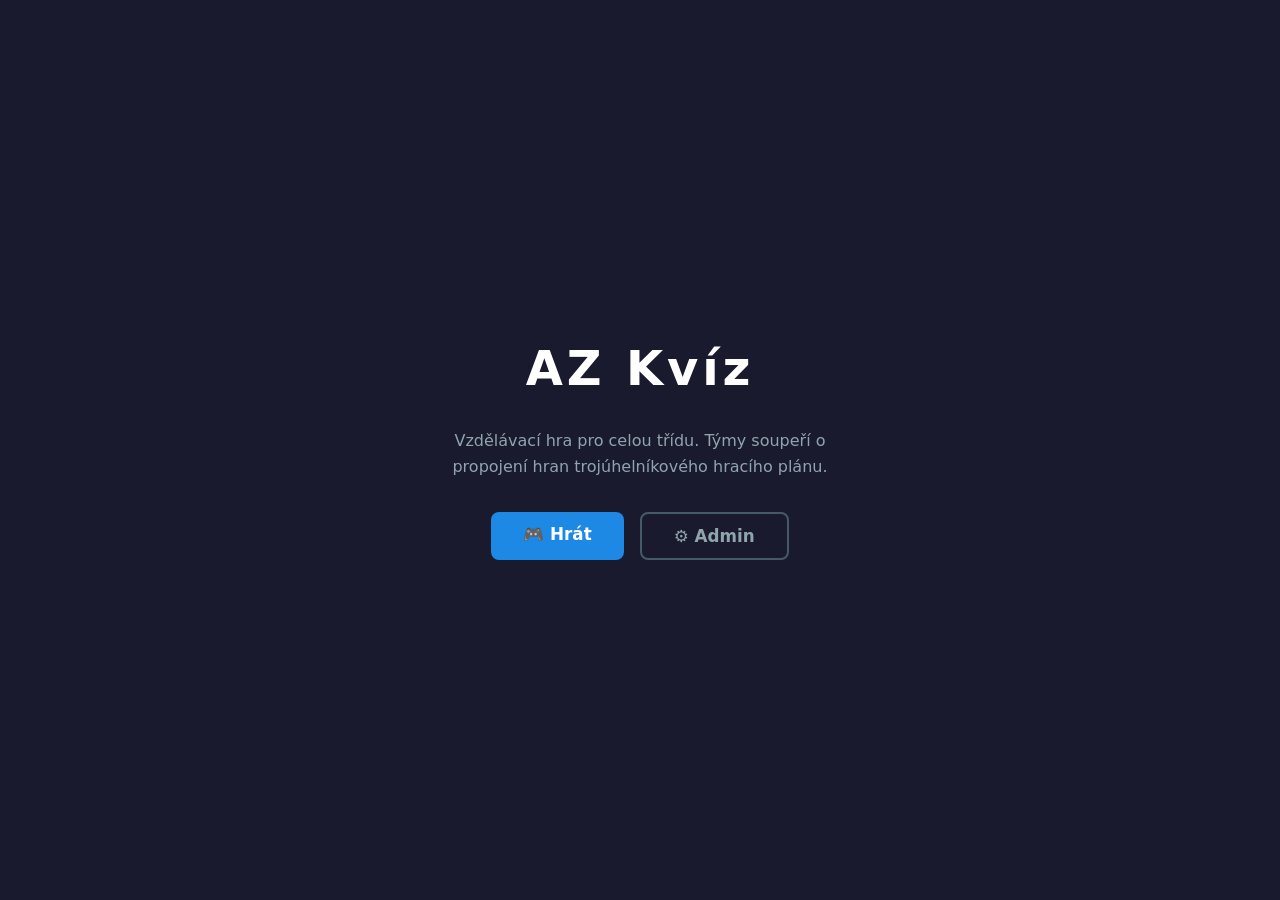
<file: index.html>
<!DOCTYPE html>
<html lang="cs">
<head>
  <meta charset="UTF-8">
  <meta name="viewport" content="width=device-width, initial-scale=1.0">
  <title>AZ Kvíz</title>
  <style>
    *, *::before, *::after { box-sizing: border-box; margin: 0; padding: 0; }
    body {
      font-family: system-ui, 'Segoe UI', sans-serif;
      background: #1a1a2e;
      color: #e0e0e0;
      min-height: 100vh;
      display: flex;
      flex-direction: column;
      align-items: center;
      justify-content: center;
      gap: 2rem;
      padding: 2rem;
    }
    h1 { font-size: 3rem; letter-spacing: .08em; color: #fff; }
    p  { color: #90a4ae; max-width: 400px; text-align: center; line-height: 1.6; }
    .btns { display: flex; gap: 1rem; }
    a.btn {
      padding: .75rem 2rem;
      border-radius: 8px;
      font-size: 1.05rem;
      font-weight: 600;
      text-decoration: none;
      transition: background .15s;
    }
    .btn-play  { background: #1e88e5; color: #fff; }
    .btn-play:hover { background: #1565c0; }
    .btn-admin { background: transparent; border: 2px solid #455a64; color: #90a4ae; }
    .btn-admin:hover { border-color: #90a4ae; color: #e0e0e0; }
  </style>
</head>
<body>
  <h1>AZ Kvíz</h1>
  <p>Vzdělávací hra pro celou třídu. Týmy soupeří o propojení hran trojúhelníkového hracího plánu.</p>
  <div class="btns">
    <a href="play.html" class="btn btn-play">🎮 Hrát</a>
    <a href="admin.html" class="btn btn-admin">⚙️ Admin</a>
  </div>
</body>
</html>
</file>
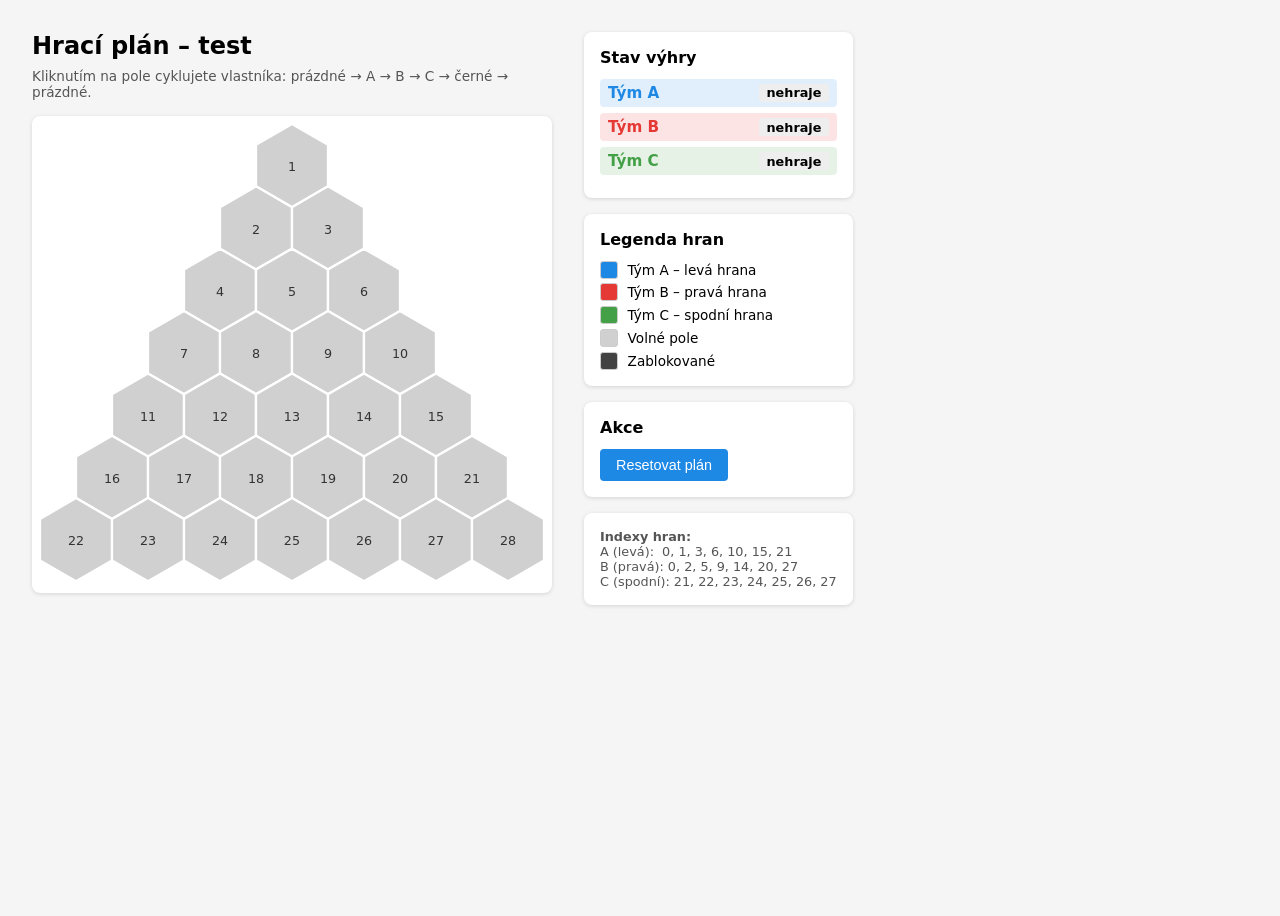
<file: board-test.html>
<!DOCTYPE html>
<html lang="cs">
<head>
  <meta charset="UTF-8">
  <title>AZ Kvíz – Board Test (M1)</title>
  <style>
    *, *::before, *::after { box-sizing: border-box; }
    body {
      font-family: system-ui, sans-serif;
      display: flex;
      gap: 2rem;
      padding: 1.5rem;
      background: #f5f5f5;
      min-height: 100vh;
    }

    #board-wrap {
      flex: 1;
      max-width: 520px;
    }

    #board-wrap h2 { margin: 0 0 .5rem; }
    #board-wrap p  { margin: 0 0 1rem; font-size: .85rem; color: #555; }

    #board { background: #fff; border-radius: 8px; padding: .5rem; box-shadow: 0 1px 4px #0002; }

    aside {
      min-width: 220px;
      display: flex;
      flex-direction: column;
      gap: 1rem;
    }

    .card {
      background: #fff;
      border-radius: 8px;
      padding: 1rem;
      box-shadow: 0 1px 4px #0002;
    }
    .card h3 { margin: 0 0 .75rem; font-size: 1rem; }

    .team-row {
      display: flex;
      align-items: center;
      justify-content: space-between;
      padding: .3rem .5rem;
      border-radius: 4px;
      margin-bottom: .4rem;
      font-size: .95rem;
    }
    .team-row span { font-weight: bold; }
    .win-badge {
      font-size: .8rem;
      padding: .1rem .45rem;
      border-radius: 3px;
      background: #eee;
    }
    .win-badge.won { background: #c8e6c9; color: #256029; }

    .legend {
      display: grid;
      grid-template-columns: 18px 1fr;
      gap: .3rem .6rem;
      align-items: center;
      font-size: .85rem;
    }
    .swatch {
      width: 18px; height: 18px;
      border-radius: 3px;
      border: 1px solid #ccc;
    }

    button {
      padding: .5rem 1rem;
      border: none;
      border-radius: 4px;
      background: #1e88e5;
      color: #fff;
      cursor: pointer;
      font-size: .9rem;
    }
    button:hover { background: #1565c0; }
  </style>
</head>
<body>

<div id="board-wrap">
  <h2>Hrací plán – test</h2>
  <p>Kliknutím na pole cyklujete vlastníka: prázdné → A → B → C → černé → prázdné.</p>
  <div id="board"></div>
</div>

<aside>
  <div class="card">
    <h3>Stav výhry</h3>
    <div id="win-status"></div>
  </div>

  <div class="card">
    <h3>Legenda hran</h3>
    <div class="legend">
      <div class="swatch" style="background:#1e88e5"></div><div>Tým A – levá hrana</div>
      <div class="swatch" style="background:#e53935"></div><div>Tým B – pravá hrana</div>
      <div class="swatch" style="background:#43a047"></div><div>Tým C – spodní hrana</div>
      <div class="swatch" style="background:#d0d0d0"></div><div>Volné pole</div>
      <div class="swatch" style="background:#424242"></div><div>Zablokované</div>
    </div>
  </div>

  <div class="card">
    <h3>Akce</h3>
    <button id="btn-reset">Resetovat plán</button>
  </div>

  <div class="card" style="font-size:.8rem;color:#555">
    <strong>Indexy hran:</strong><br>
    A (levá):&nbsp;&nbsp;<span id="edge-a"></span><br>
    B (pravá):&nbsp;<span id="edge-b"></span><br>
    C (spodní): <span id="edge-c"></span>
  </div>
</aside>

<script type="module">
  import { createBoard, renderBoardSVG, checkWin, getEdgeFields } from './js/board.js';

  const TEAMS = [
    { id: 'A', label: 'Tým A', color: '#1e88e5' },
    { id: 'B', label: 'Tým B', color: '#e53935' },
    { id: 'C', label: 'Tým C', color: '#43a047' },
  ];
  const OWNER_CYCLE = [null, 'A', 'B', 'C', 'BLACK'];

  let board = createBoard();

  function updateWinStatus() {
    const container = document.getElementById('win-status');
    container.innerHTML = TEAMS.map(({ id, label, color }) => {
      const won = checkWin(board, id);
      return `
        <div class="team-row" style="background:${color}22">
          <span style="color:${color}">${label}</span>
          <span class="win-badge ${won ? 'won' : ''}">${won ? '🏆 Vyhrál!' : 'nehraje'}</span>
        </div>`;
    }).join('');
  }

  function render() {
    renderBoardSVG(board, document.getElementById('board'), index => {
      const field = board[index];
      const next = (OWNER_CYCLE.indexOf(field.owner) + 1) % OWNER_CYCLE.length;
      field.owner = OWNER_CYCLE[next];
      render();
    });
    updateWinStatus();
  }

  document.getElementById('btn-reset').addEventListener('click', () => {
    board = createBoard();
    render();
  });

  // Show edge indices
  const edges = getEdgeFields();
  document.getElementById('edge-a').textContent = edges.A.join(', ');
  document.getElementById('edge-b').textContent = edges.B.join(', ');
  document.getElementById('edge-c').textContent = edges.C.join(', ');

  render();
</script>
</body>
</html>
</file>
